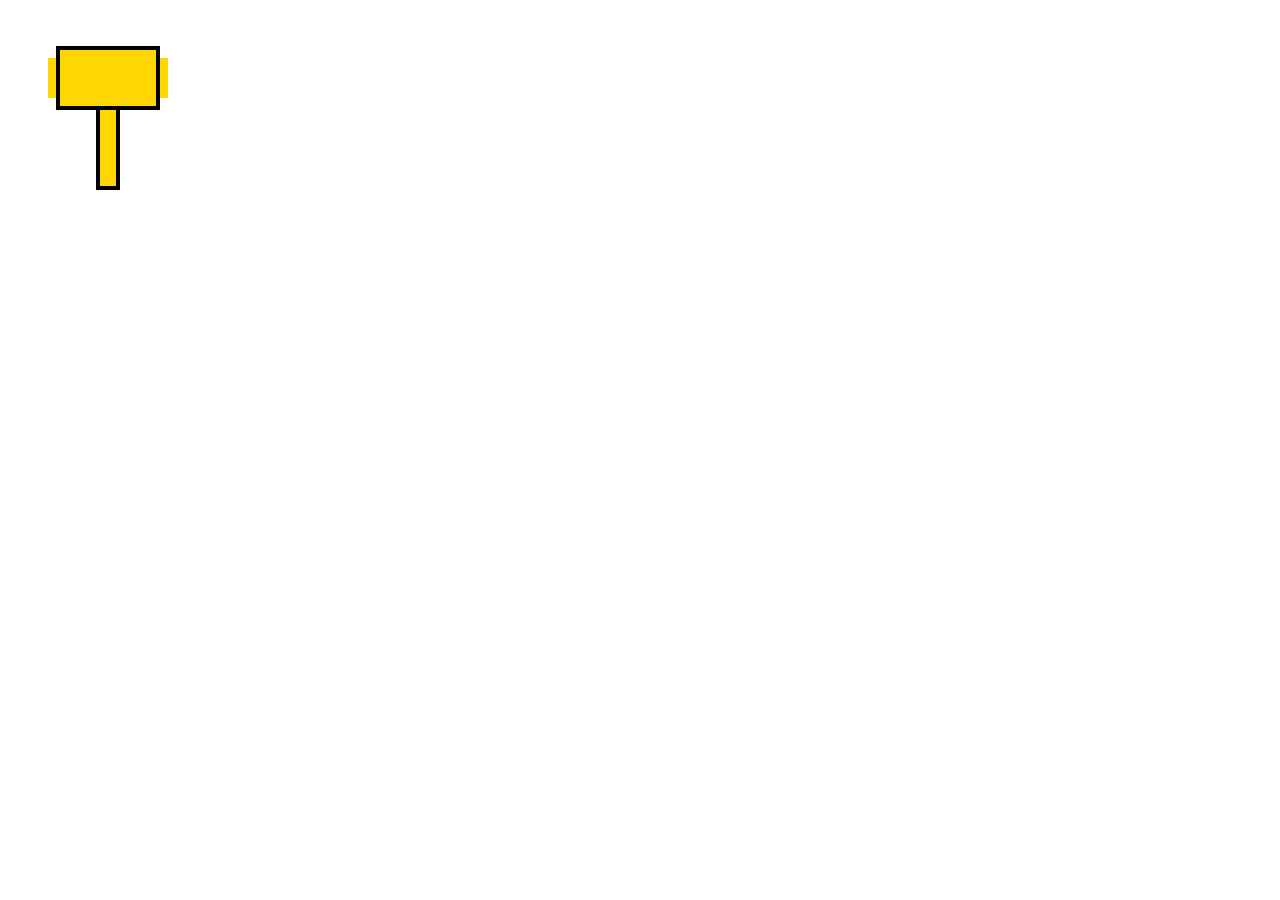
<file: create_key_placeholder.html>
<!DOCTYPE html>
<html>
<head>
    <title>Key Placeholder</title>
</head>
<body>
    <canvas id="keyCanvas" width="200" height="200"></canvas>
    <script>
        // This creates a placeholder - replace key.gif with actual animated GIF
        const canvas = document.getElementById('keyCanvas');
        const ctx = canvas.getContext('2d');
        
        // Draw a simple pixelated key
        ctx.fillStyle = '#FFD700'; // Gold
        
        // Key head (octagon)
        ctx.fillRect(50, 40, 100, 60);
        ctx.fillRect(40, 50, 10, 40);
        ctx.fillRect(150, 50, 10, 40);
        
        // Key shaft
        ctx.fillRect(90, 100, 20, 80);
        
        // Key teeth
        ctx.fillRect(90, 170, 8, 10);
        ctx.fillRect(102, 170, 8, 10);
        
        // Add border
        ctx.strokeStyle = '#000';
        ctx.lineWidth = 4;
        ctx.strokeRect(50, 40, 100, 60);
        ctx.strokeRect(90, 100, 20, 80);
        
        alert('Please replace key.gif in the web_game folder with your actual animated key GIF file');
    </script>
</body>
</html>
</file>
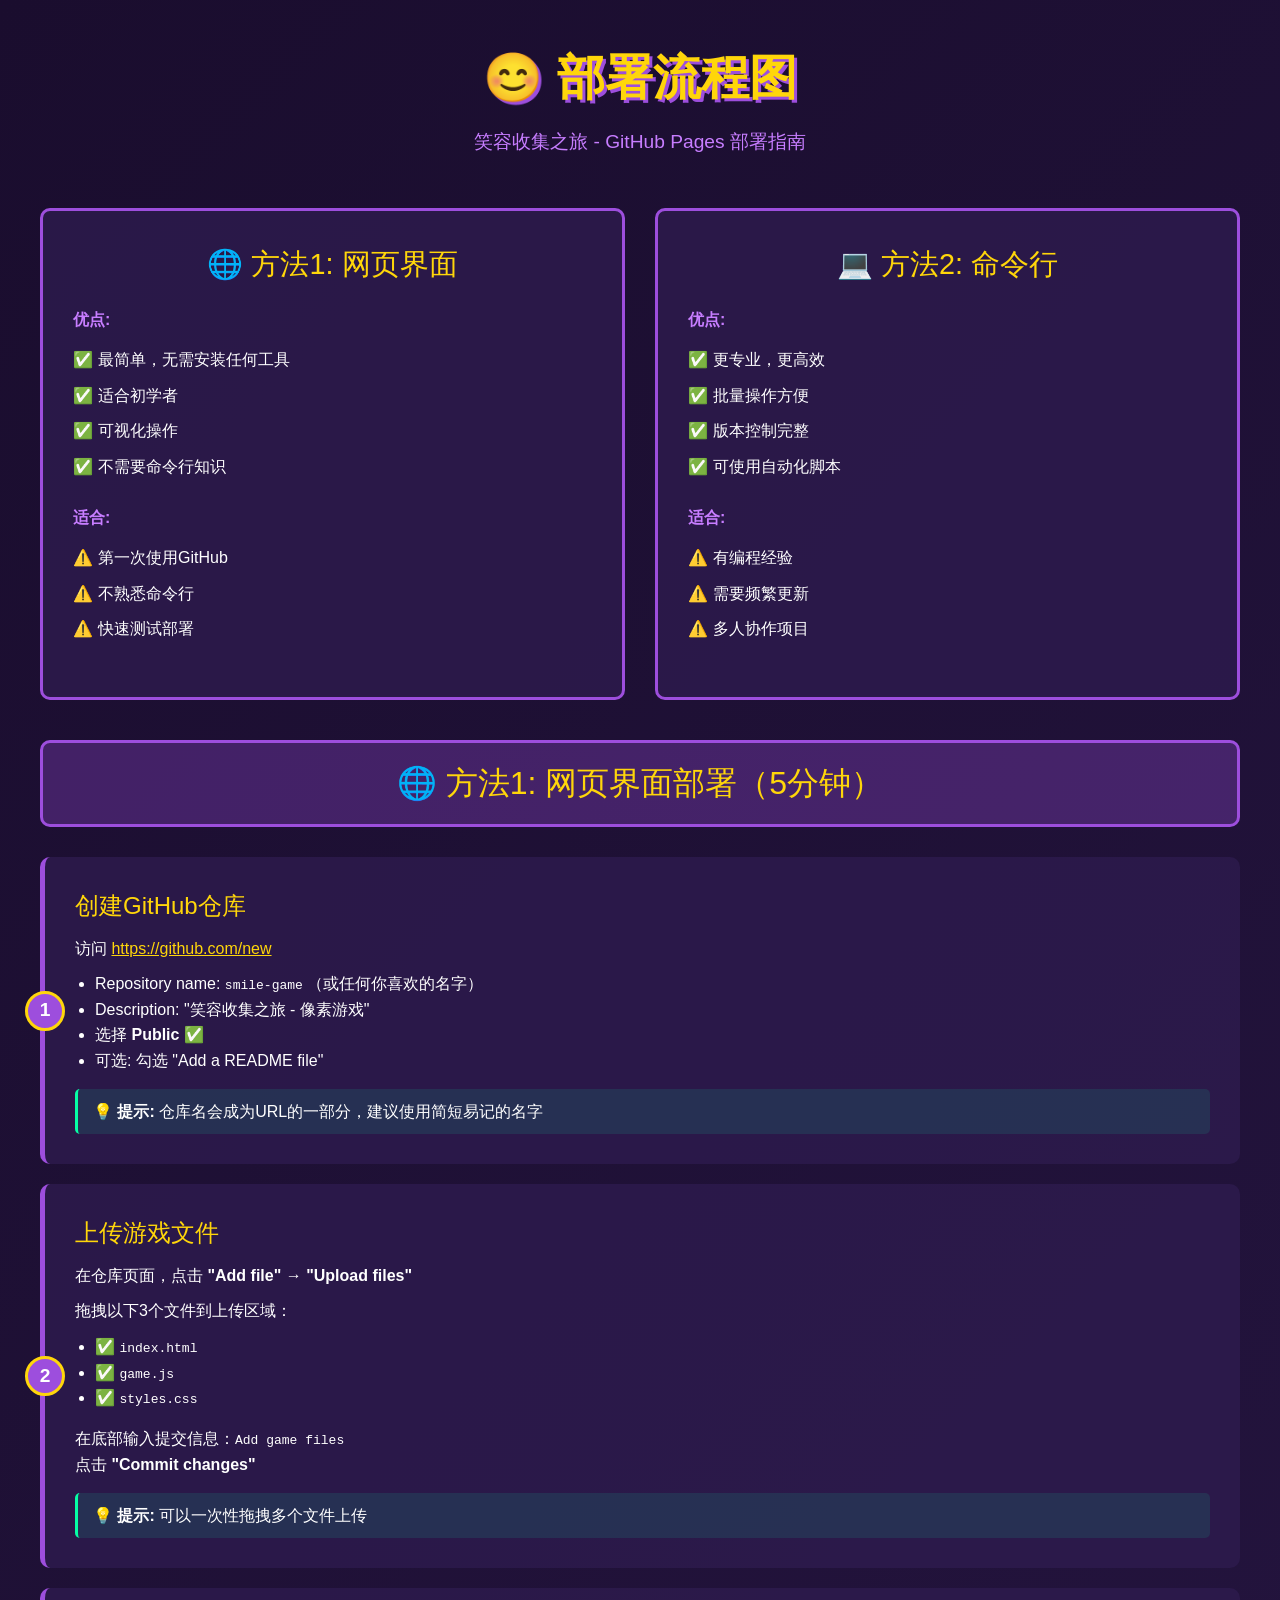
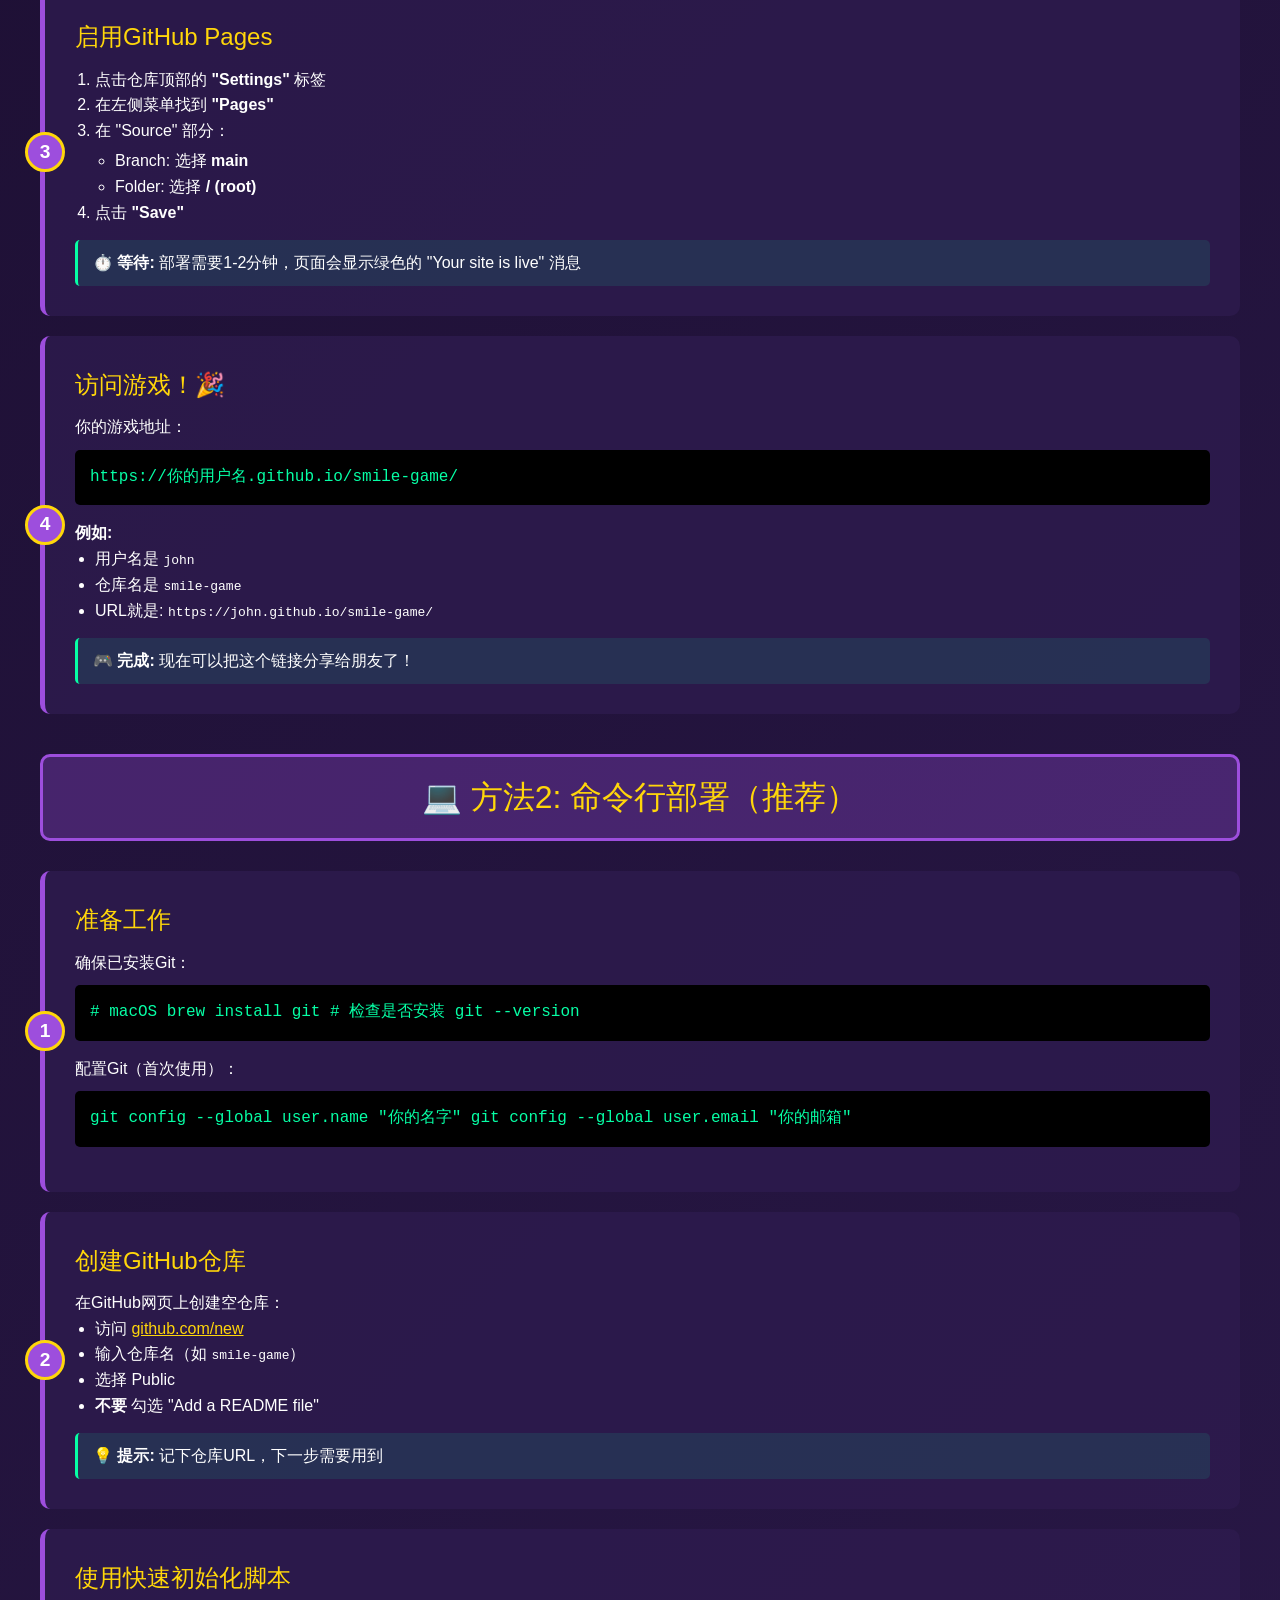
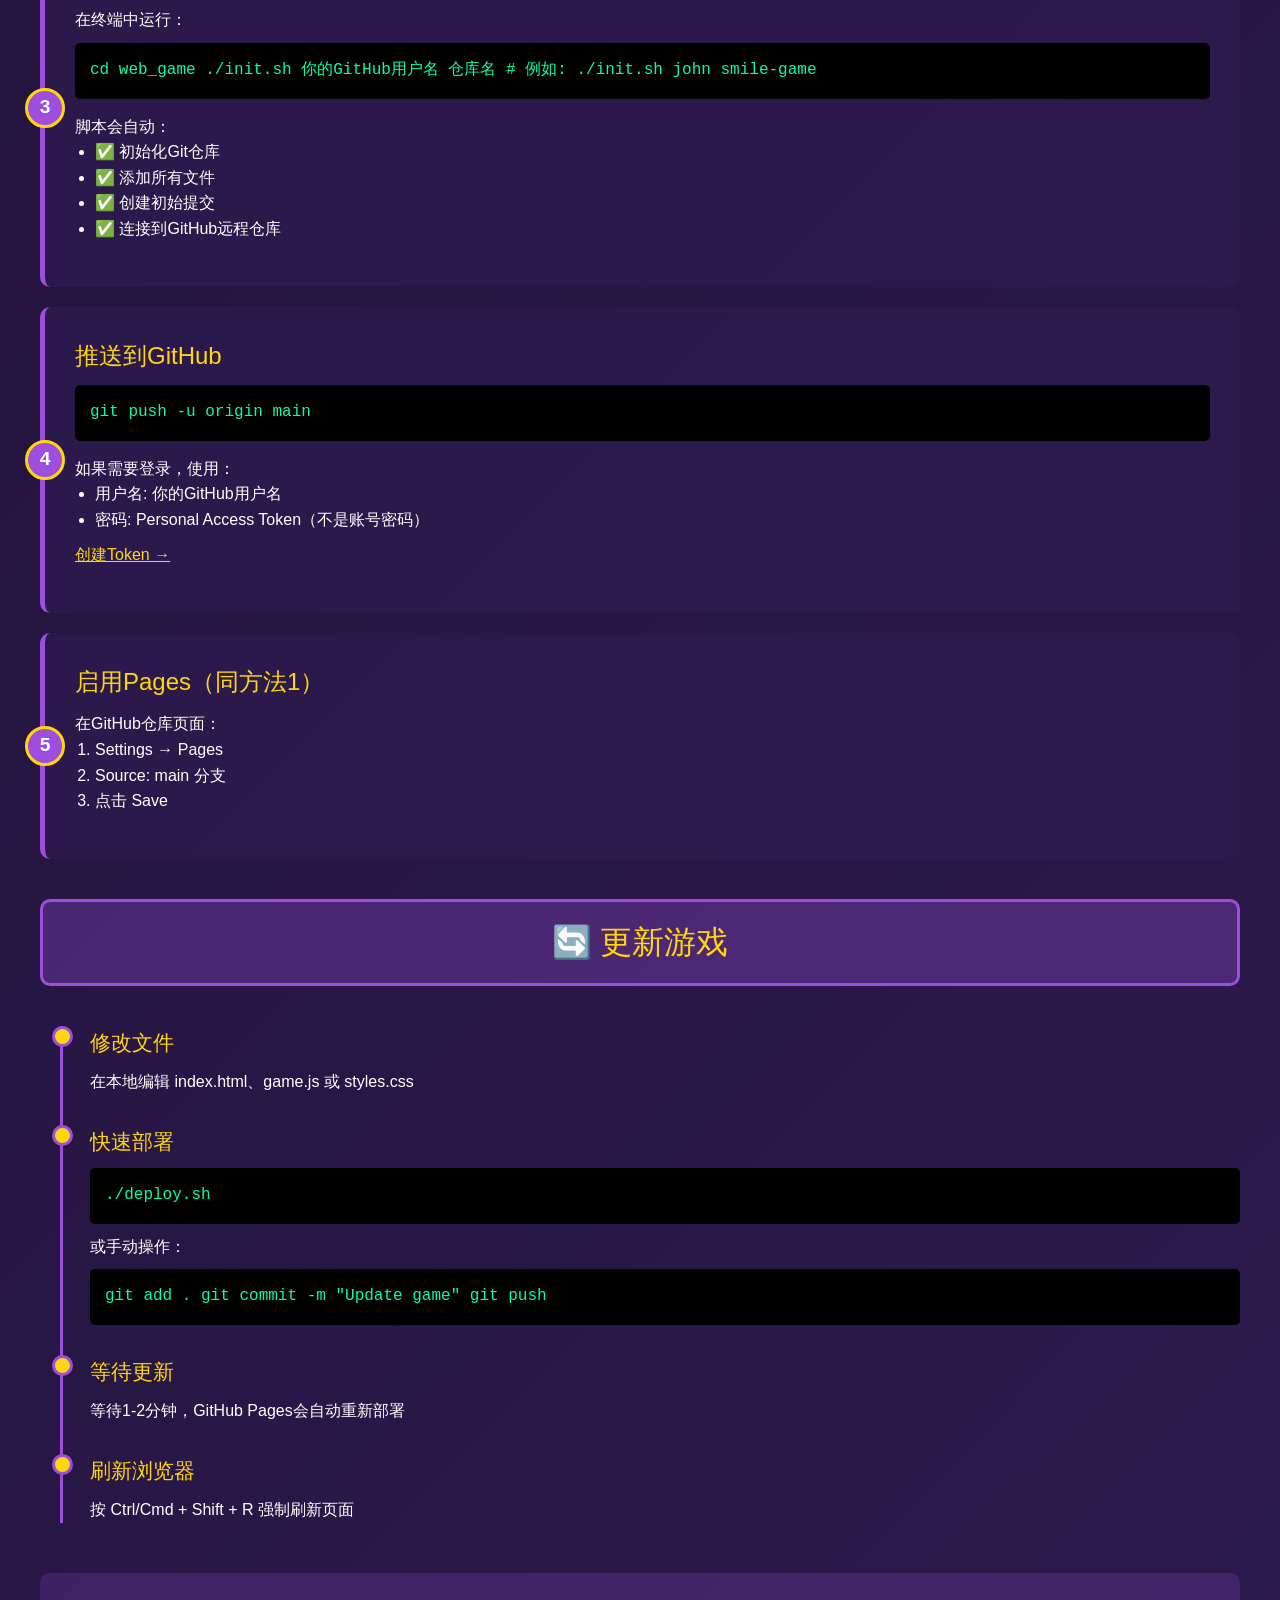
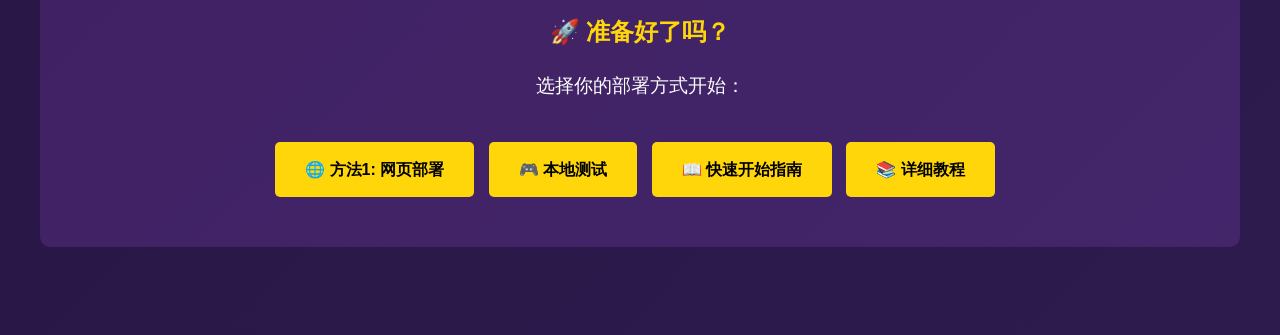
<file: DEPLOY_FLOWCHART.html>
<!DOCTYPE html>
<html lang="zh-CN">
<head>
    <meta charset="UTF-8">
    <meta name="viewport" content="width=device-width, initial-scale=1.0">
    <title>部署流程 - 笑容收集之旅</title>
    <style>
        * {
            margin: 0;
            padding: 0;
            box-sizing: border-box;
        }
        
        body {
            font-family: 'Arial', 'Microsoft YaHei', sans-serif;
            background: linear-gradient(135deg, #1a0d2e 0%, #2d1b4e 100%);
            color: white;
            padding: 40px 20px;
            line-height: 1.6;
        }
        
        .container {
            max-width: 1200px;
            margin: 0 auto;
        }
        
        header {
            text-align: center;
            margin-bottom: 50px;
        }
        
        h1 {
            font-size: 3em;
            color: #ffd60a;
            text-shadow: 3px 3px 0 #9d4edd;
            margin-bottom: 10px;
        }
        
        .subtitle {
            font-size: 1.2em;
            color: #c77dff;
        }
        
        .flow-section {
            margin: 40px 0;
        }
        
        .flow-title {
            font-size: 2em;
            color: #ffd60a;
            margin-bottom: 30px;
            text-align: center;
            padding: 15px;
            background: rgba(157, 78, 221, 0.3);
            border-radius: 10px;
            border: 3px solid #9d4edd;
        }
        
        .flow-steps {
            display: flex;
            flex-direction: column;
            gap: 20px;
        }
        
        .step {
            background: rgba(45, 27, 78, 0.8);
            padding: 30px;
            border-radius: 10px;
            border-left: 5px solid #9d4edd;
            position: relative;
            transition: transform 0.3s;
        }
        
        .step:hover {
            transform: translateX(10px);
            border-left-color: #ffd60a;
        }
        
        .step-number {
            position: absolute;
            left: -20px;
            top: 50%;
            transform: translateY(-50%);
            width: 40px;
            height: 40px;
            background: #9d4edd;
            border: 3px solid #ffd60a;
            border-radius: 50%;
            display: flex;
            align-items: center;
            justify-content: center;
            font-weight: bold;
            font-size: 1.2em;
        }
        
        .step-title {
            font-size: 1.5em;
            color: #ffd60a;
            margin-bottom: 10px;
        }
        
        .step-content {
            color: #fff;
            margin-bottom: 15px;
        }
        
        .step-code {
            background: #000;
            padding: 15px;
            border-radius: 5px;
            font-family: 'Courier New', monospace;
            color: #06ffa5;
            overflow-x: auto;
            margin: 10px 0;
        }
        
        .step-tip {
            background: rgba(6, 255, 165, 0.1);
            border-left: 3px solid #06ffa5;
            padding: 10px 15px;
            margin-top: 10px;
            border-radius: 5px;
        }
        
        .comparison {
            display: grid;
            grid-template-columns: 1fr 1fr;
            gap: 30px;
            margin: 40px 0;
        }
        
        .method {
            background: rgba(45, 27, 78, 0.8);
            padding: 30px;
            border-radius: 10px;
            border: 3px solid #9d4edd;
        }
        
        .method-title {
            font-size: 1.8em;
            color: #ffd60a;
            margin-bottom: 15px;
            text-align: center;
        }
        
        .pros-cons {
            margin: 20px 0;
        }
        
        .pros-cons h4 {
            color: #c77dff;
            margin-bottom: 10px;
        }
        
        .pros-cons ul {
            list-style: none;
            padding-left: 0;
        }
        
        .pros-cons li {
            padding: 5px 0;
            padding-left: 25px;
            position: relative;
        }
        
        .pros-cons li:before {
            position: absolute;
            left: 0;
        }
        
        .pros li:before {
            content: "✅";
        }
        
        .cons li:before {
            content: "⚠️";
        }
        
        .timeline {
            margin: 40px 0;
            position: relative;
            padding-left: 50px;
        }
        
        .timeline::before {
            content: '';
            position: absolute;
            left: 20px;
            top: 0;
            bottom: 0;
            width: 3px;
            background: #9d4edd;
        }
        
        .timeline-item {
            margin-bottom: 30px;
            position: relative;
        }
        
        .timeline-item::before {
            content: '';
            position: absolute;
            left: -38px;
            top: 0;
            width: 15px;
            height: 15px;
            background: #ffd60a;
            border: 3px solid #9d4edd;
            border-radius: 50%;
        }
        
        .timeline-title {
            color: #ffd60a;
            font-size: 1.3em;
            margin-bottom: 10px;
        }
        
        .btn {
            display: inline-block;
            padding: 15px 30px;
            background: #ffd60a;
            color: #000;
            text-decoration: none;
            border-radius: 5px;
            font-weight: bold;
            margin: 10px 10px 10px 0;
            transition: all 0.3s;
        }
        
        .btn:hover {
            background: #06ffa5;
            transform: translateY(-2px);
            box-shadow: 0 5px 15px rgba(255, 214, 10, 0.3);
        }
        
        .actions {
            text-align: center;
            margin: 50px 0;
            padding: 40px;
            background: rgba(157, 78, 221, 0.2);
            border-radius: 10px;
        }
        
        @media (max-width: 768px) {
            .comparison {
                grid-template-columns: 1fr;
            }
            
            h1 {
                font-size: 2em;
            }
            
            .step-number {
                position: static;
                transform: none;
                margin-bottom: 10px;
            }
            
            .step {
                padding-left: 20px;
            }
        }
    </style>
</head>
<body>
    <div class="container">
        <header>
            <h1>😊 部署流程图</h1>
            <p class="subtitle">笑容收集之旅 - GitHub Pages 部署指南</p>
        </header>
        
        <div class="comparison">
            <div class="method">
                <div class="method-title">🌐 方法1: 网页界面</div>
                <div class="pros-cons">
                    <h4>优点:</h4>
                    <ul class="pros">
                        <li>最简单，无需安装任何工具</li>
                        <li>适合初学者</li>
                        <li>可视化操作</li>
                        <li>不需要命令行知识</li>
                    </ul>
                </div>
                <div class="pros-cons">
                    <h4>适合:</h4>
                    <ul class="cons">
                        <li>第一次使用GitHub</li>
                        <li>不熟悉命令行</li>
                        <li>快速测试部署</li>
                    </ul>
                </div>
            </div>
            
            <div class="method">
                <div class="method-title">💻 方法2: 命令行</div>
                <div class="pros-cons">
                    <h4>优点:</h4>
                    <ul class="pros">
                        <li>更专业，更高效</li>
                        <li>批量操作方便</li>
                        <li>版本控制完整</li>
                        <li>可使用自动化脚本</li>
                    </ul>
                </div>
                <div class="pros-cons">
                    <h4>适合:</h4>
                    <ul class="cons">
                        <li>有编程经验</li>
                        <li>需要频繁更新</li>
                        <li>多人协作项目</li>
                    </ul>
                </div>
            </div>
        </div>
        
        <div class="flow-section">
            <div class="flow-title">🌐 方法1: 网页界面部署（5分钟）</div>
            
            <div class="flow-steps">
                <div class="step">
                    <div class="step-number">1</div>
                    <div class="step-title">创建GitHub仓库</div>
                    <div class="step-content">
                        <p>访问 <a href="https://github.com/new" target="_blank" style="color: #ffd60a;">https://github.com/new</a></p>
                        <ul style="margin-left: 20px; margin-top: 10px;">
                            <li>Repository name: <code>smile-game</code> （或任何你喜欢的名字）</li>
                            <li>Description: "笑容收集之旅 - 像素游戏"</li>
                            <li>选择 <strong>Public</strong> ✅</li>
                            <li>可选: 勾选 "Add a README file"</li>
                        </ul>
                    </div>
                    <div class="step-tip">
                        💡 <strong>提示:</strong> 仓库名会成为URL的一部分，建议使用简短易记的名字
                    </div>
                </div>
                
                <div class="step">
                    <div class="step-number">2</div>
                    <div class="step-title">上传游戏文件</div>
                    <div class="step-content">
                        <p>在仓库页面，点击 <strong>"Add file"</strong> → <strong>"Upload files"</strong></p>
                        <p style="margin-top: 10px;">拖拽以下3个文件到上传区域：</p>
                        <ul style="margin-left: 20px; margin-top: 10px;">
                            <li>✅ <code>index.html</code></li>
                            <li>✅ <code>game.js</code></li>
                            <li>✅ <code>styles.css</code></li>
                        </ul>
                        <p style="margin-top: 15px;">在底部输入提交信息：<code>Add game files</code></p>
                        <p>点击 <strong>"Commit changes"</strong></p>
                    </div>
                    <div class="step-tip">
                        💡 <strong>提示:</strong> 可以一次性拖拽多个文件上传
                    </div>
                </div>
                
                <div class="step">
                    <div class="step-number">3</div>
                    <div class="step-title">启用GitHub Pages</div>
                    <div class="step-content">
                        <ol style="margin-left: 20px;">
                            <li>点击仓库顶部的 <strong>"Settings"</strong> 标签</li>
                            <li>在左侧菜单找到 <strong>"Pages"</strong></li>
                            <li>在 "Source" 部分：
                                <ul style="margin-left: 20px; margin-top: 5px;">
                                    <li>Branch: 选择 <strong>main</strong></li>
                                    <li>Folder: 选择 <strong>/ (root)</strong></li>
                                </ul>
                            </li>
                            <li>点击 <strong>"Save"</strong></li>
                        </ol>
                    </div>
                    <div class="step-tip">
                        ⏱️ <strong>等待:</strong> 部署需要1-2分钟，页面会显示绿色的 "Your site is live" 消息
                    </div>
                </div>
                
                <div class="step">
                    <div class="step-number">4</div>
                    <div class="step-title">访问游戏！🎉</div>
                    <div class="step-content">
                        <p>你的游戏地址：</p>
                        <div class="step-code">
https://你的用户名.github.io/smile-game/
                        </div>
                        <p style="margin-top: 15px;"><strong>例如:</strong></p>
                        <ul style="margin-left: 20px;">
                            <li>用户名是 <code>john</code></li>
                            <li>仓库名是 <code>smile-game</code></li>
                            <li>URL就是: <code>https://john.github.io/smile-game/</code></li>
                        </ul>
                    </div>
                    <div class="step-tip">
                        🎮 <strong>完成:</strong> 现在可以把这个链接分享给朋友了！
                    </div>
                </div>
            </div>
        </div>
        
        <div class="flow-section">
            <div class="flow-title">💻 方法2: 命令行部署（推荐）</div>
            
            <div class="flow-steps">
                <div class="step">
                    <div class="step-number">1</div>
                    <div class="step-title">准备工作</div>
                    <div class="step-content">
                        <p>确保已安装Git：</p>
                        <div class="step-code">
# macOS
brew install git

# 检查是否安装
git --version
                        </div>
                        <p style="margin-top: 15px;">配置Git（首次使用）：</p>
                        <div class="step-code">
git config --global user.name "你的名字"
git config --global user.email "你的邮箱"
                        </div>
                    </div>
                </div>
                
                <div class="step">
                    <div class="step-number">2</div>
                    <div class="step-title">创建GitHub仓库</div>
                    <div class="step-content">
                        <p>在GitHub网页上创建空仓库：</p>
                        <ul style="margin-left: 20px;">
                            <li>访问 <a href="https://github.com/new" target="_blank" style="color: #ffd60a;">github.com/new</a></li>
                            <li>输入仓库名（如 <code>smile-game</code>）</li>
                            <li>选择 Public</li>
                            <li><strong>不要</strong> 勾选 "Add a README file"</li>
                        </ul>
                    </div>
                    <div class="step-tip">
                        💡 <strong>提示:</strong> 记下仓库URL，下一步需要用到
                    </div>
                </div>
                
                <div class="step">
                    <div class="step-number">3</div>
                    <div class="step-title">使用快速初始化脚本</div>
                    <div class="step-content">
                        <p>在终端中运行：</p>
                        <div class="step-code">
cd web_game
./init.sh 你的GitHub用户名 仓库名

# 例如:
./init.sh john smile-game
                        </div>
                        <p style="margin-top: 15px;">脚本会自动：</p>
                        <ul style="margin-left: 20px;">
                            <li>✅ 初始化Git仓库</li>
                            <li>✅ 添加所有文件</li>
                            <li>✅ 创建初始提交</li>
                            <li>✅ 连接到GitHub远程仓库</li>
                        </ul>
                    </div>
                </div>
                
                <div class="step">
                    <div class="step-number">4</div>
                    <div class="step-title">推送到GitHub</div>
                    <div class="step-content">
                        <div class="step-code">
git push -u origin main
                        </div>
                        <p style="margin-top: 15px;">如果需要登录，使用：</p>
                        <ul style="margin-left: 20px;">
                            <li>用户名: 你的GitHub用户名</li>
                            <li>密码: Personal Access Token（不是账号密码）</li>
                        </ul>
                        <p style="margin-top: 10px;"><a href="https://github.com/settings/tokens" target="_blank" style="color: #ffd60a;">创建Token →</a></p>
                    </div>
                </div>
                
                <div class="step">
                    <div class="step-number">5</div>
                    <div class="step-title">启用Pages（同方法1）</div>
                    <div class="step-content">
                        <p>在GitHub仓库页面：</p>
                        <ol style="margin-left: 20px;">
                            <li>Settings → Pages</li>
                            <li>Source: main 分支</li>
                            <li>点击 Save</li>
                        </ol>
                    </div>
                </div>
            </div>
        </div>
        
        <div class="flow-section">
            <div class="flow-title">🔄 更新游戏</div>
            
            <div class="timeline">
                <div class="timeline-item">
                    <div class="timeline-title">修改文件</div>
                    <p>在本地编辑 index.html、game.js 或 styles.css</p>
                </div>
                
                <div class="timeline-item">
                    <div class="timeline-title">快速部署</div>
                    <div class="step-code">
./deploy.sh
                    </div>
                    <p style="margin-top: 10px;">或手动操作：</p>
                    <div class="step-code">
git add .
git commit -m "Update game"
git push
                    </div>
                </div>
                
                <div class="timeline-item">
                    <div class="timeline-title">等待更新</div>
                    <p>等待1-2分钟，GitHub Pages会自动重新部署</p>
                </div>
                
                <div class="timeline-item">
                    <div class="timeline-title">刷新浏览器</div>
                    <p>按 Ctrl/Cmd + Shift + R 强制刷新页面</p>
                </div>
            </div>
        </div>
        
        <div class="actions">
            <h2 style="color: #ffd60a; margin-bottom: 20px;">🚀 准备好了吗？</h2>
            <p style="margin-bottom: 30px; font-size: 1.2em;">选择你的部署方式开始：</p>
            <a href="https://github.com/new" target="_blank" class="btn">🌐 方法1: 网页部署</a>
            <a href="TEST.html" class="btn">🎮 本地测试</a>
            <a href="QUICK_START.md" class="btn">📖 快速开始指南</a>
            <a href="DEPLOYMENT_GUIDE.md" class="btn">📚 详细教程</a>
        </div>
    </div>
</body>
</html>
</file>
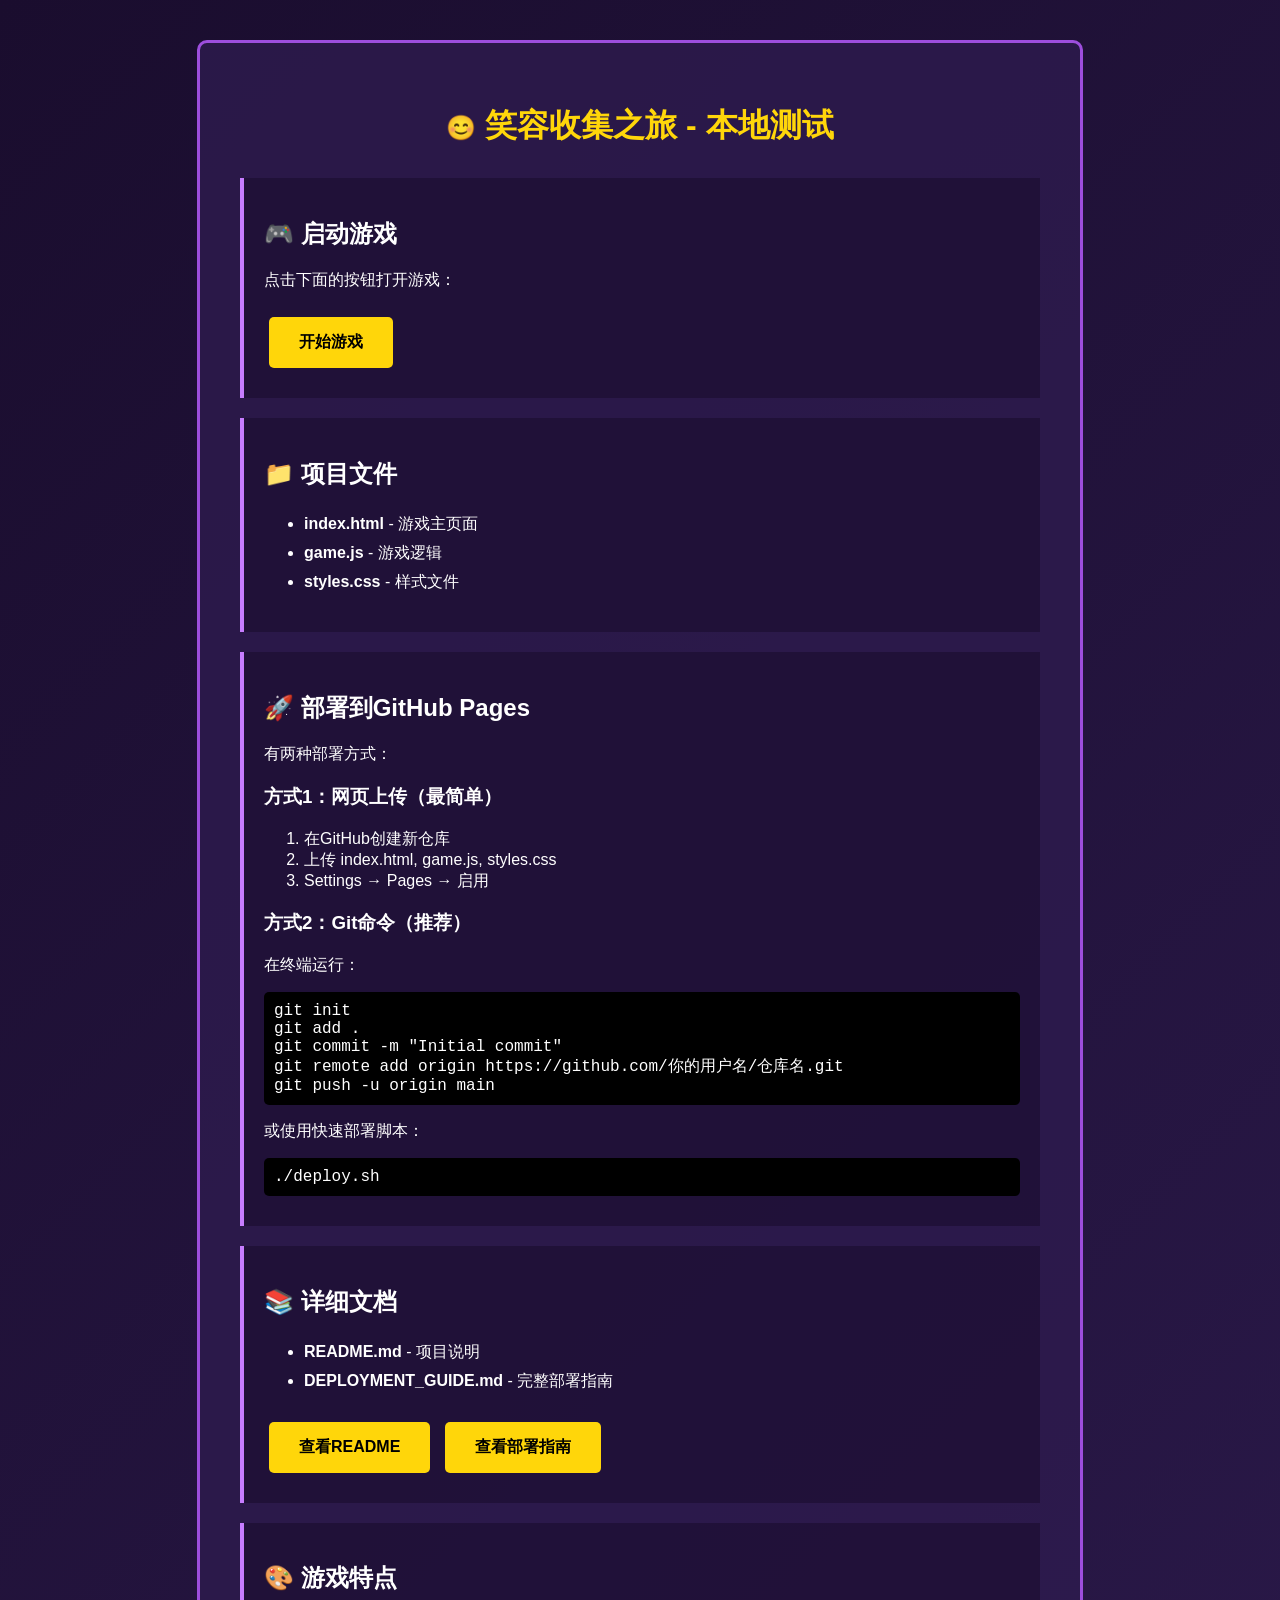
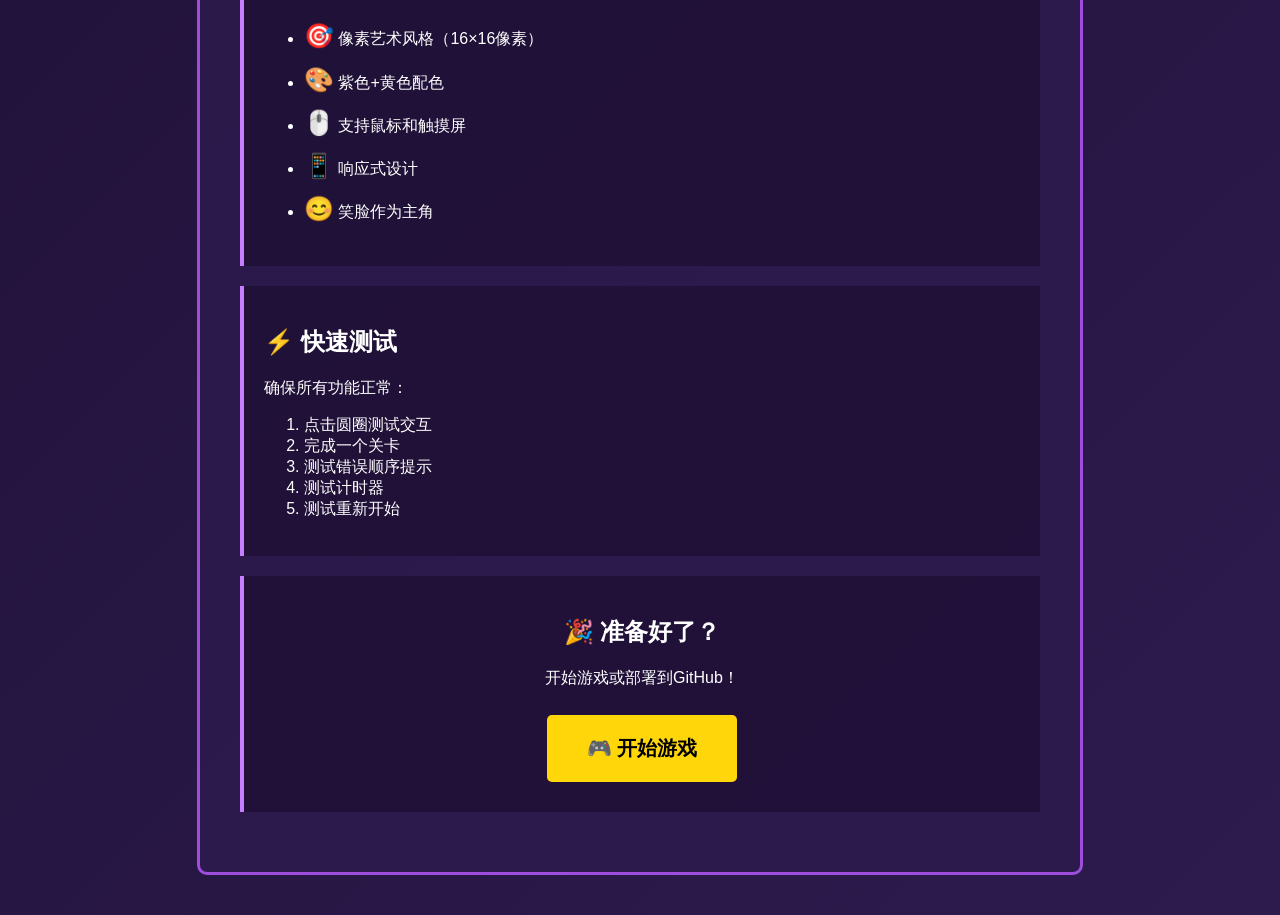
<file: TEST.html>
<!DOCTYPE html>
<html lang="zh-CN">
<head>
    <meta charset="UTF-8">
    <meta name="viewport" content="width=device-width, initial-scale=1.0">
    <title>本地测试 - 笑容收集之旅</title>
    <style>
        body {
            font-family: 'Arial', sans-serif;
            background: linear-gradient(135deg, #1a0d2e 0%, #2d1b4e 100%);
            color: white;
            padding: 40px;
            margin: 0;
        }
        .container {
            max-width: 800px;
            margin: 0 auto;
            background: rgba(45, 27, 78, 0.8);
            padding: 40px;
            border-radius: 10px;
            border: 3px solid #9d4edd;
        }
        h1 {
            color: #ffd60a;
            text-align: center;
            margin-bottom: 30px;
        }
        .section {
            margin: 20px 0;
            padding: 20px;
            background: rgba(26, 13, 46, 0.6);
            border-left: 4px solid #c77dff;
        }
        .btn {
            display: inline-block;
            padding: 15px 30px;
            background: #ffd60a;
            color: #000;
            text-decoration: none;
            border-radius: 5px;
            font-weight: bold;
            margin: 10px 5px;
            border: none;
            cursor: pointer;
            font-size: 16px;
        }
        .btn:hover {
            background: #06ffa5;
        }
        .code {
            background: #000;
            padding: 10px;
            border-radius: 5px;
            margin: 10px 0;
            font-family: 'Courier New', monospace;
            overflow-x: auto;
        }
        ul {
            line-height: 1.8;
        }
        .emoji {
            font-size: 24px;
        }
    </style>
</head>
<body>
    <div class="container">
        <h1><span class="emoji">😊</span> 笑容收集之旅 - 本地测试</h1>
        
        <div class="section">
            <h2>🎮 启动游戏</h2>
            <p>点击下面的按钮打开游戏：</p>
            <a href="index.html" class="btn">开始游戏</a>
        </div>
        
        <div class="section">
            <h2>📁 项目文件</h2>
            <ul>
                <li><strong>index.html</strong> - 游戏主页面</li>
                <li><strong>game.js</strong> - 游戏逻辑</li>
                <li><strong>styles.css</strong> - 样式文件</li>
            </ul>
        </div>
        
        <div class="section">
            <h2>🚀 部署到GitHub Pages</h2>
            <p>有两种部署方式：</p>
            
            <h3>方式1：网页上传（最简单）</h3>
            <ol>
                <li>在GitHub创建新仓库</li>
                <li>上传 index.html, game.js, styles.css</li>
                <li>Settings → Pages → 启用</li>
            </ol>
            
            <h3>方式2：Git命令（推荐）</h3>
            <p>在终端运行：</p>
            <div class="code">
git init<br>
git add .<br>
git commit -m "Initial commit"<br>
git remote add origin https://github.com/你的用户名/仓库名.git<br>
git push -u origin main
            </div>
            
            <p>或使用快速部署脚本：</p>
            <div class="code">
./deploy.sh
            </div>
        </div>
        
        <div class="section">
            <h2>📚 详细文档</h2>
            <ul>
                <li><strong>README.md</strong> - 项目说明</li>
                <li><strong>DEPLOYMENT_GUIDE.md</strong> - 完整部署指南</li>
            </ul>
            <a href="README.md" class="btn">查看README</a>
            <a href="DEPLOYMENT_GUIDE.md" class="btn">查看部署指南</a>
        </div>
        
        <div class="section">
            <h2>🎨 游戏特点</h2>
            <ul>
                <li><span class="emoji">🎯</span> 像素艺术风格（16×16像素）</li>
                <li><span class="emoji">🎨</span> 紫色+黄色配色</li>
                <li><span class="emoji">🖱️</span> 支持鼠标和触摸屏</li>
                <li><span class="emoji">📱</span> 响应式设计</li>
                <li><span class="emoji">😊</span> 笑脸作为主角</li>
            </ul>
        </div>
        
        <div class="section">
            <h2>⚡ 快速测试</h2>
            <p>确保所有功能正常：</p>
            <ol>
                <li>点击圆圈测试交互</li>
                <li>完成一个关卡</li>
                <li>测试错误顺序提示</li>
                <li>测试计时器</li>
                <li>测试重新开始</li>
            </ol>
        </div>
        
        <div class="section" style="text-align: center;">
            <h2>🎉 准备好了？</h2>
            <p>开始游戏或部署到GitHub！</p>
            <a href="index.html" class="btn" style="font-size: 20px; padding: 20px 40px;">🎮 开始游戏</a>
        </div>
    </div>
</body>
</html>
</file>
